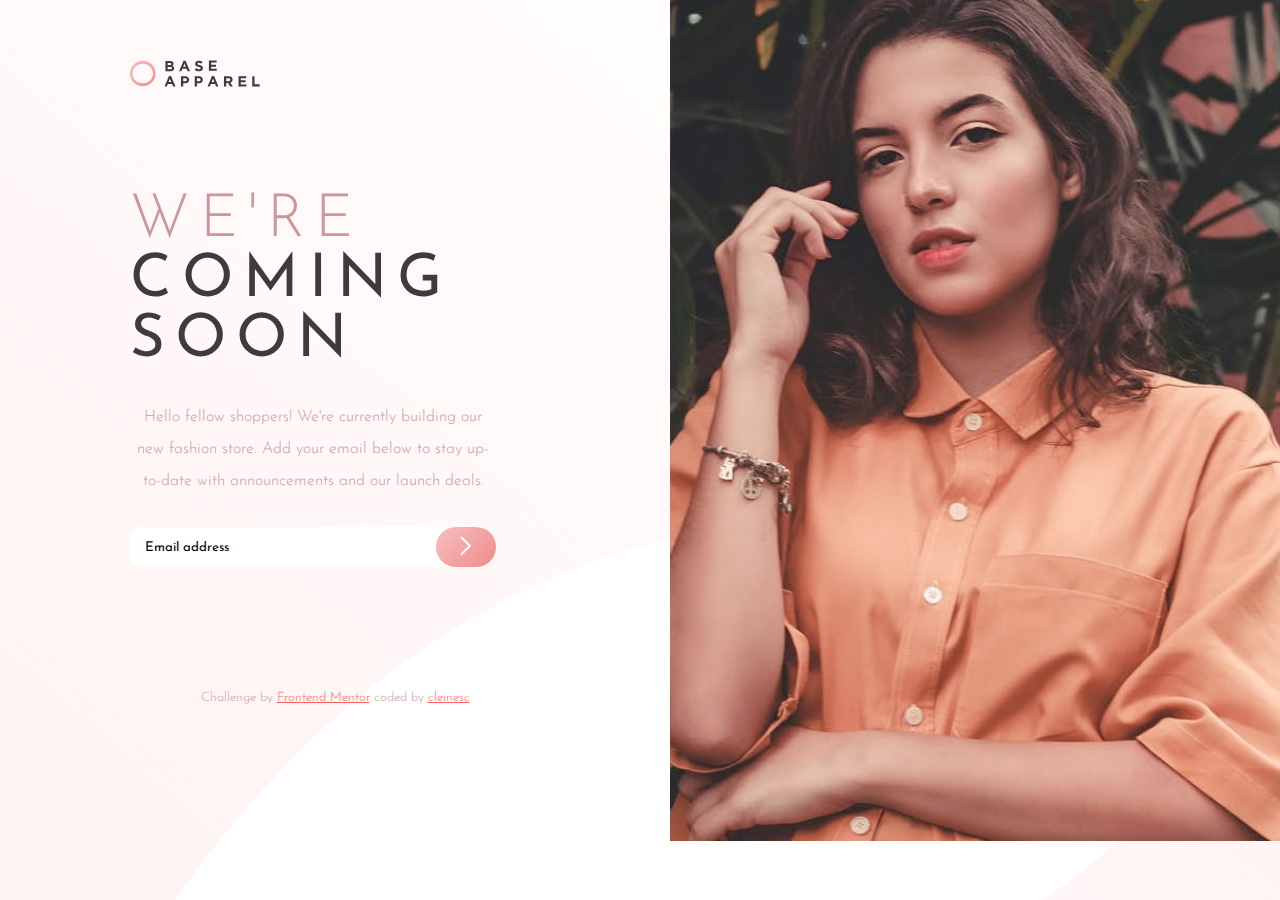
<file: fementor/coming-soon/index.html>
<!DOCTYPE html>
<html lang="en">
<head>
  <meta charset="UTF-8">
  <meta name="viewport" content="width=device-width, initial-scale=1.0"> <!-- displays site properly based on user's device -->

  <link rel="icon" type="image/png" sizes="32x32" href="./images/favicon-32x32.png">
  <link rel="preconnect" href="https://fonts.gstatic.com">
  <link href="https://fonts.googleapis.com/css2?family=Josefin+Sans:wght@300;400;600&display=swap" rel="stylesheet"> 
  <link rel="stylesheet" href="default.css">
  <title>Frontend Mentor | Base Apparel coming soon page</title>
</head>
<body>

  <header>
    <figure><img src="img/logo.svg"/></figure>
  </header>

  <main>
    <figure>
      <div class="main-picture"></div>
    </figure>

    <section class="container">
      <h1 class="headlines">We're<br><span class="hightlight">coming<br>soon</span></h1>

      <p class="welcome-text">Hello fellow shoppers! We're currently building our new fashion store. 
      Add your email below to stay up-to-date with announcements and our launch deals.</p>

      <form action="" method="get" class="contact-form">
        <div class="form-block email">
          <input type="email" name="email" id="email" value="Email address">
        </div>
        <div class="form-block submit">
          <button type="submit"><img src="img/icon-arrow.svg"/></button>
        </div>  
      </form>
    </section>
  </main>
  
  
  
  <footer>
    <p class="attribution">
      Challenge by <a href="https://www.frontendmentor.io?ref=challenge" target="_blank">Frontend Mentor</a> coded by <a href="#">cleinesc</a>
    </p>
  </footer>
</body>
</html>
</file>
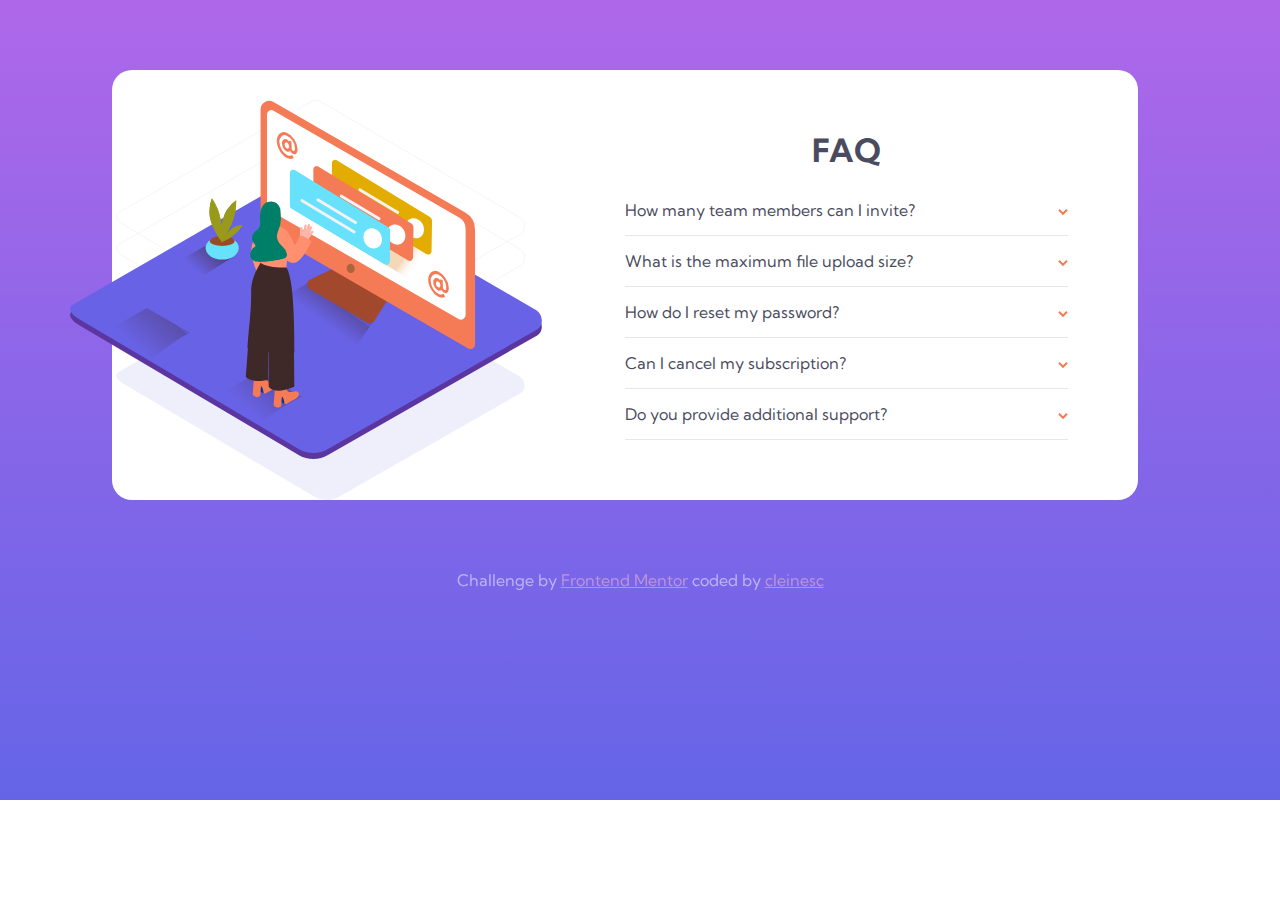
<file: fementor/faq-accordion-card/index.html>
<!DOCTYPE html>
<html lang="en">
<head>
  <meta charset="UTF-8">
  <meta name="viewport" content="width=device-width, initial-scale=1.0"> <!-- displays site properly based on user's device -->

  <link rel="icon" type="image/png" sizes="32x32" href="./images/favicon-32x32.png">
  <link rel="stylesheet" href="default.css">

  <link rel="preconnect" href="https://fonts.gstatic.com">
  <link href="https://fonts.googleapis.com/css2?family=Kumbh+Sans:wght@400;700&display=swap" rel="stylesheet"> 
  <script type="text/javascript" src="script.js"></script>

<title>Frontend Mentor | FAQ Accordion Card</title>

</head>
<body>

  <main>
    <figure>
      <div class="background">
        <div class="illustration"></div>
      </div>
     
    </figure>

    <section class="FAQ-container">

      <h1>FAQ</h1>
      <div onclick="toggle1()" class="QA">
        <div class="question-container">
          <p class="question">How many team members can I invite? </p>
          <img class="arrow" src="img/icon-arrow-down.svg"/>
        </div>
        <p class="reponse" id="reponse1">You can invite up to 2 additional users on the Free plan. There is no limit on 
        team members for the Premium plan.</p>
      </div>

      <div onclick="toggle2()" class="QA">
        <div class="question-container"><p class="question">What is the maximum file upload size? </p><img class="arrow" src="img/icon-arrow-down.svg"/></div>
      <p class="reponse" id="reponse2">No more than 2GB. All files in your account must fit your allotted storage space.</p>
    </div>
    
      
      <div onclick="toggle3()" class="QA">
        <div  class="question-container"><p class="question">How do I reset my password? </p><img class="arrow" src="img/icon-arrow-down.svg"/></div>
      <p class="reponse" id="reponse3">Click “Forgot password” from the login page or “Change password” from your profile page.
      A reset link will be emailed to you.</p>
    </div>
    
      <div onclick="toggle4()" class="QA">
        <div  class="question-container"><p class="question">Can I cancel my subscription? </p><img class="arrow" src="img/icon-arrow-down.svg"/></div>
      <p class="reponse" id="reponse4">Yes! Send us a message and we’ll process your request no questions asked.</p>
    </div>
    
      <div onclick="toggle5()" class="QA">
        <div  class="question-container"><p class="question">Do you provide additional support? </p><img class="arrow" src="img/icon-arrow-down.svg"/></div>
      <p class="reponse" id="reponse5">Chat and email support is available 24/7. Phone lines are open during normal business hours.</p>
    </div>
    </section>
  </main>
  <footer>
    <p class="attribution">
      Challenge by <a href="https://www.frontendmentor.io?ref=challenge" target="_blank">Frontend Mentor</a> coded by <a href="#">cleinesc</a>
    </p>
  </footer>
  
</body>
</html>
</file>
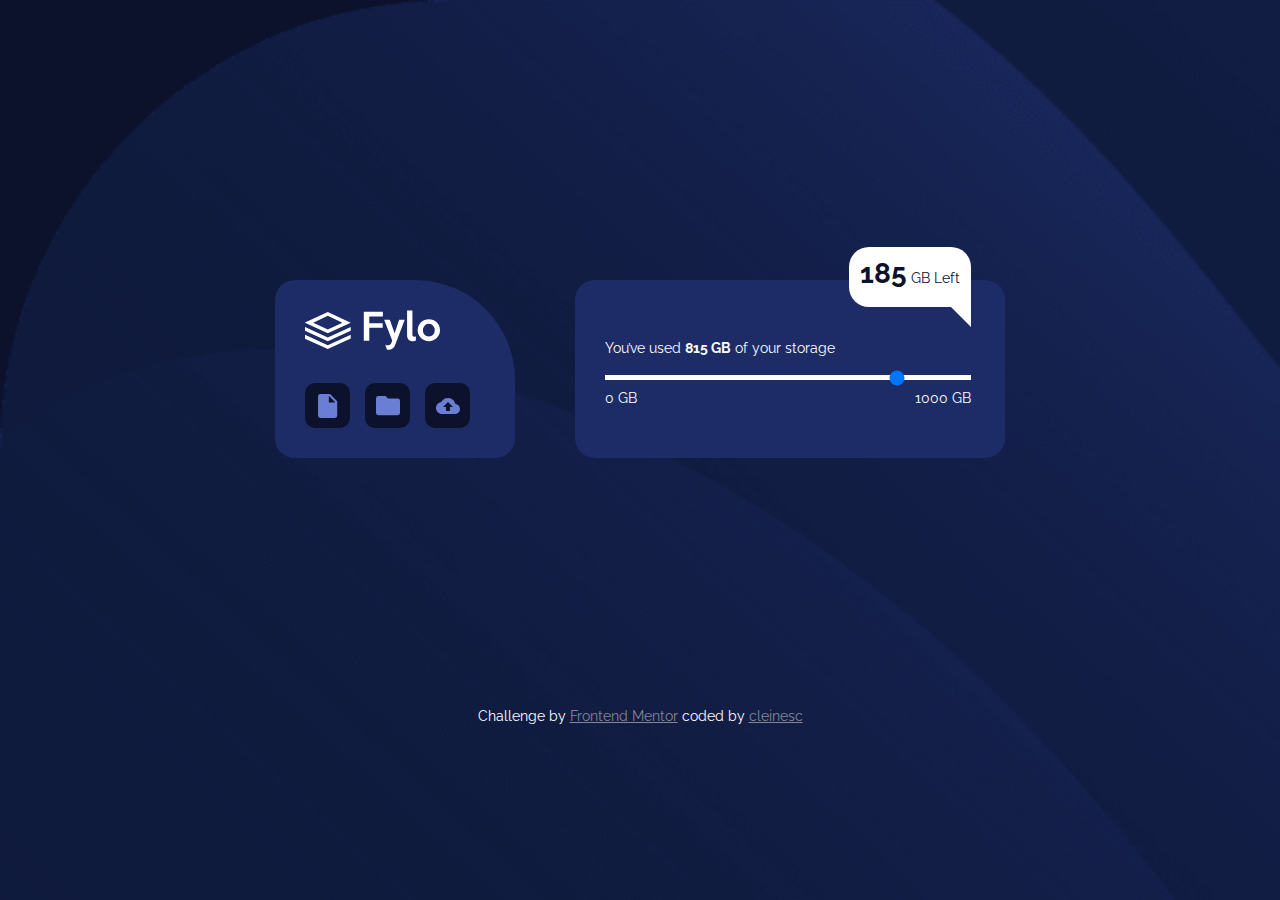
<file: fementor/fylo-data-storage/index.html>
<!DOCTYPE html>
<html lang="en">
<head>
  <meta charset="UTF-8">
  <meta name="viewport" content="width=device-width, initial-scale=1.0"> <!-- displays site properly based on user's device -->

  <link rel="icon" type="image/png" sizes="32x32" href="./images/favicon-32x32.png">
  <link rel="stylesheet" href="default.css">
  <link rel="preconnect" href="https://fonts.gstatic.com">
  <link href="https://fonts.googleapis.com/css2?family=Raleway:wght@400;700&display=swap" rel="stylesheet">   
  <title>Frontend Mentor | Fylo data storage component</title>


</head>
<body>
    <main>
      <section class="brand-container">
        <figure class="logo"><img src="img/logo.svg"></figure>
        <div class="options">
          <figure class="document"><img src="img/icon-document.svg"></figure>
          <figure class="folder"><img src="img/icon-folder.svg"></figure>
          <figure class="upload"><img src="img/icon-upload.svg"></figure>
        </div>

      </section>
      <section class="slider-container">
        <p>You’ve used <b>815 GB</b> of your storage</p>

        <p><span class="number">185</span> GB Left</p>
        
        
        <div class="slider">
          <input type="range" id="slider" class="gradient" name="slider" value="815" min="0" max="1000" step="15">
          <label class="label-min">0 GB</label>
          <label class="label-max">1000 GB</label>
        </div>

      </section>
  </main>
  <footer>
    <p class="attribution">
      Challenge by <a href="https://www.frontendmentor.io?ref=challenge" target="_blank">Frontend Mentor</a> coded by <a href="#">cleinesc</a>
    </p>
  </footer>
</body>
</html>
</file>
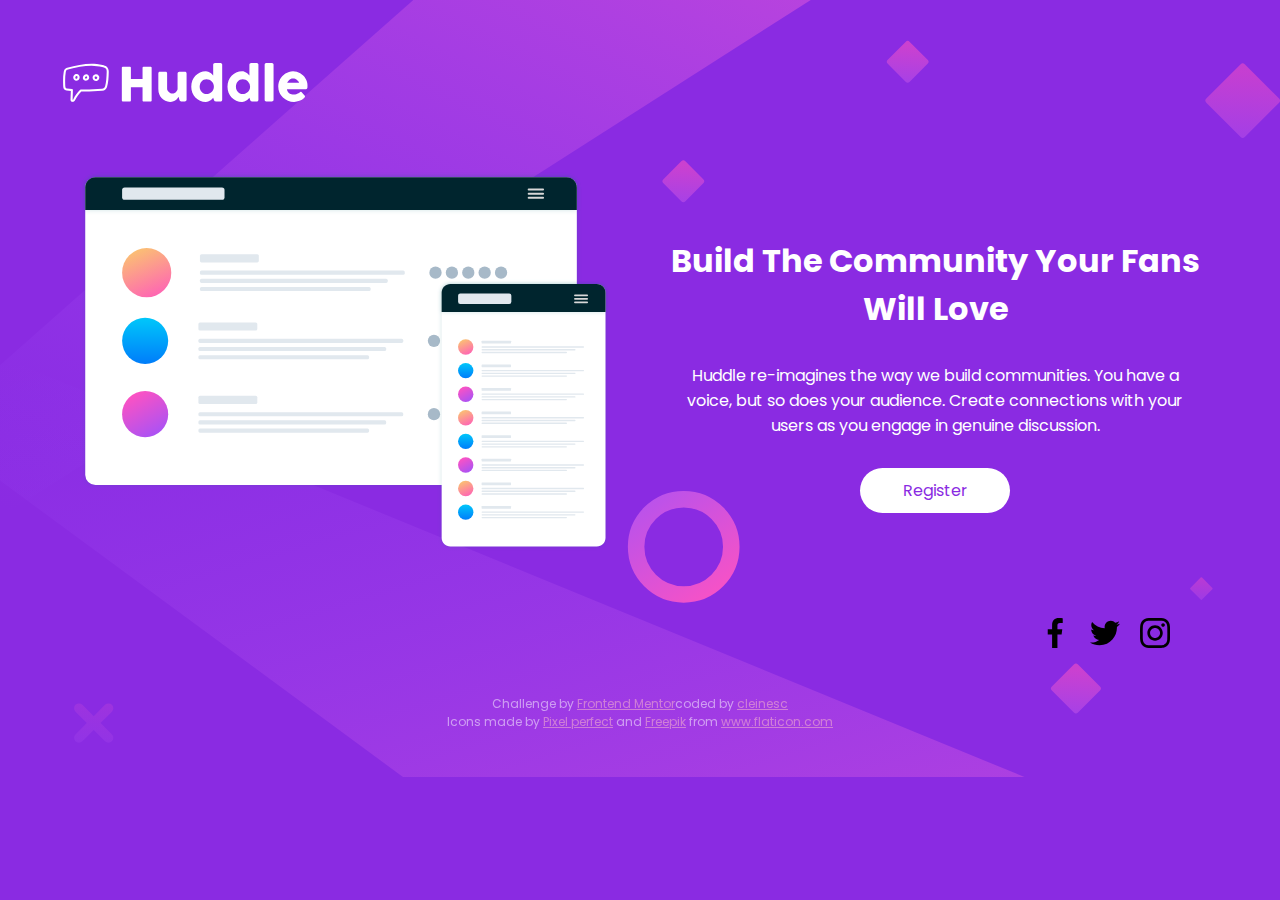
<file: fementor/landing-page/index.html>
<!DOCTYPE html>
<html lang="en">
<head>
    <meta charset="UTF-8">
    <meta name="viewport" content="width=device-width, initial-scale=1.0">
    <link rel="stylesheet" href="default.css">

    <link rel="preconnect" href="https://fonts.gstatic.com">
    <link href="https://fonts.googleapis.com/css2?family=Poppins&display=swap" rel="stylesheet"> 
    
    <title>Landing page - FEMentor 05</title>
</head>
<body>
    <header>
        <figure><img src="img/logo.svg"/></figure>
    </header>

    <main>
        <figure class="main-mockups">
            <img src="img/illustration-mockups.svg"/>
        </figure>
        <section class="main-content">
            <h1>Build The Community Your Fans Will Love</h1>
            <p>Huddle re-imagines the way we build communities. You have a voice, but so does your audience. Create connections with your users as you engage in genuine discussion.</p>
            <button>Register</button>
        </section>
    </main>

    <footer>
        <div class="social-networks-links">
            <a href=""><img class="logo" src="img/facebook.svg"/></a>
            <a href=""><img class="logo" src="img/twitter.svg"/></a>
            <a href=""><img class="logo" src="img/instagram.svg"/></a>
        </div>
        <div class="attributions">
            <p>Challenge by <a href="https://www.frontendmentor.io?ref=challenge" target="_blank">Frontend Mentor</a>coded by <a href="#">cleinesc</a></p>
            <p>Icons made by <a href="https://www.flaticon.com/authors/pixel-perfect" title="Pixel perfect">Pixel perfect</a> and <a href="https://www.freepik.com" title="Freepik">Freepik</a> from <a href="https://www.flaticon.com/" title="Flaticon">www.flaticon.com</a></p>
        </div>
    </footer>
    
</body>
</html>
</file>
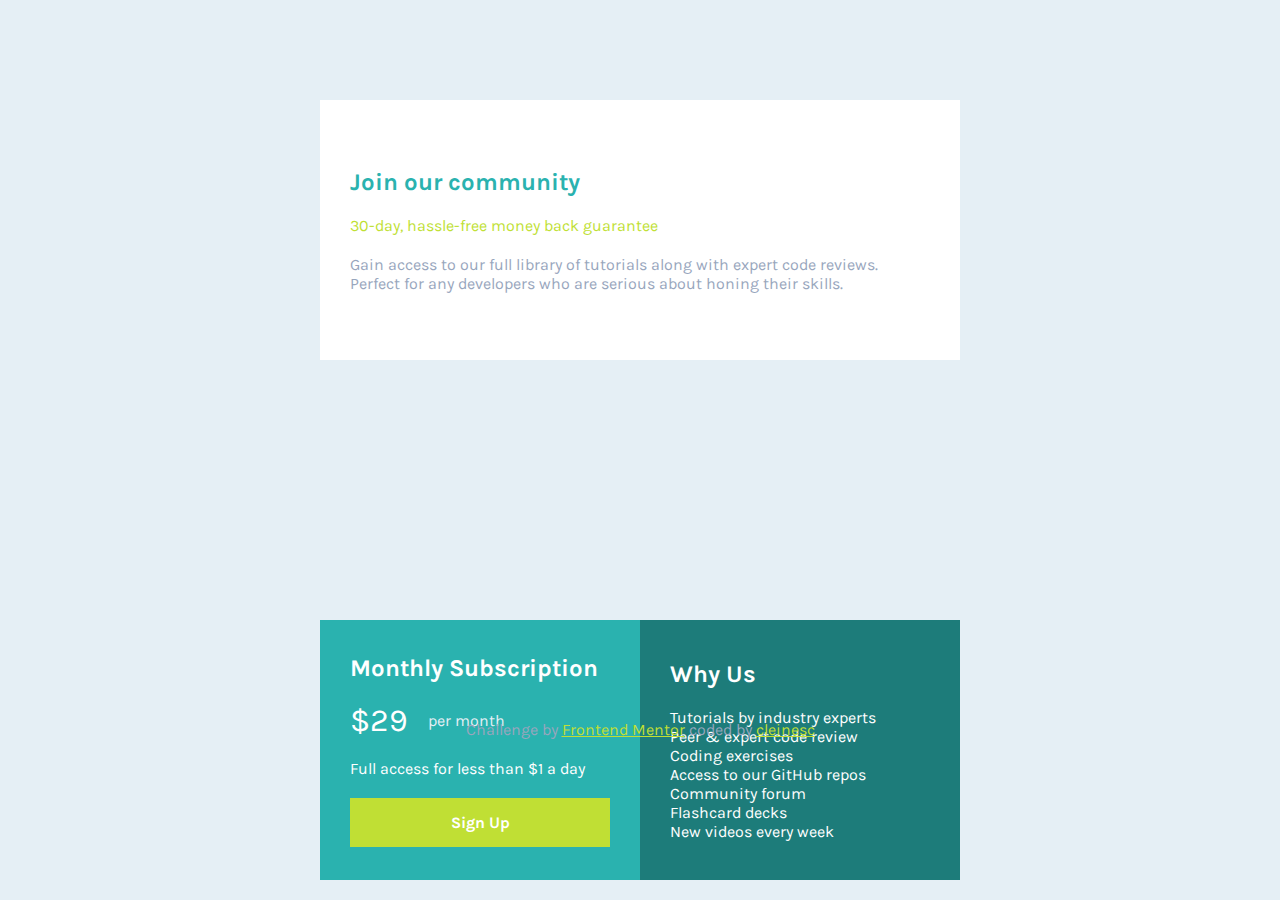
<file: fementor/single-price-grid/index.html>
<!DOCTYPE html>
<html lang="en">
<head>
  <meta charset="UTF-8">
  <meta name="viewport" content="width=device-width, initial-scale=1.0"> <!-- displays site properly based on user's device -->

  <link rel="icon" type="image/png" sizes="32x32" href="./images/favicon-32x32.png">
  <link rel="preconnect" href="https://fonts.gstatic.com">
  <link href="https://fonts.googleapis.com/css2?family=Karla:wght@400;700&display=swap" rel="stylesheet"> 
  <link rel="stylesheet" href="default.css">

  <title>Frontend Mentor | Single Price Grid Component</title>

</head>
<body>

  <main>
    <section class="join-container">
      <h3>Join our community</h3>

      <p>30-day, hassle-free money back guarantee</p>

      <p>Gain access to our full library of tutorials along with expert code reviews. 
      Perfect for any developers who are serious about honing their skills.</p>
    </section>
    
    
    <section class="price-container">
      <h3>Monthly Subscription</h3>

      <p><span class="price">&dollar;29</span> <span class="time">per month</span></p>

      <p>Full access for less than &dollar;1 a day</p>

      <button>Sign Up</button>
    </section>

    <section class="why-us-container">
      <h3>Why Us</h3>

      <ul>
        <li>Tutorials by industry experts</li>
        <li>Peer &amp; expert code review</li>
        <li>Coding exercises</li>
        <li>Access to our GitHub repos</li>
        <li>Community forum</li>
        <li>Flashcard decks</li>
        <li>New videos every week</li>
      </ul>
    </section>
  </main>
  
  <footer>
    <p class="attribution">
      Challenge by <a href="https://www.frontendmentor.io?ref=challenge" target="_blank">Frontend Mentor</a> coded by <a href="#">cleinesc</a>
    </p>
  </footer>
</body>
</html>
</file>
<file: fementor/coming-soon/default.css>
* {
    padding: 0;
    margin : 0;
    font-family : 'Josefin Sans', 'sans serif';
}


/*Mobile-first*/
html {
    min-height:100%;
}

body {
    background: linear-gradient(135deg, hsl(0, 0%, 100%),hsl(0, 100%, 98%));
    padding : 30px;
    color: hsl(0, 36%, 70%);
    font-size: 16px;
    font-weight: 300;
    min-height:100%;
}

header figure img {
    width : 130px;
}


main figure div.main-picture {
    background-image: url("img/hero-mobile.jpg");
    background-repeat: no-repeat;
    min-height: 150px;
    position: relative;
    left: -30px;
    width : 120%;
    background-size : cover;
    background-position: center;
    margin: 30px 0;
}

main h1.headlines {
    text-align: center;
    text-transform: uppercase;
    letter-spacing: 10px;
    font-weight: 300;
    font-size: 40px;
    margin-bottom: 30px;
}

main h1.headlines span.hightlight {
    color: hsl(0, 6%, 24%);
    font-weight: 400;
}

main p.welcome-text {
    line-height: 32px;
    text-align: center;
}

/*Form*/
main form.contact-form{
    max-width : 330px;
    margin : 30px auto;
}

main form.contact-form{
    display: flex;
}

main form.contact-form div.form-block.email{
    flex-grow: 2;
}

main form.contact-form div.form-block.email input {
    height : 40px;
    border-radius: 10px 20px 20px 10px;
    width: 220px;
    border:none;
    padding-left : 15px;
    padding-right : 60px;
    outline: none;

}

main form.contact-form div.form-block.email input:focus{
    outline :none;
    border:none;
}

main form.contact-form div.form-block.submit button{
    background: linear-gradient(135deg, hsl(0, 80%, 86%),hsl(0, 74%, 74%));
    border-radius : 20px;
    width: 60px;
    height : 40px;
    box-shadow: none;
    border:none;
    margin-left:-60px;
}


footer p.attribution {
    text-align: center;
    font-size: 13px;
    margin-top:60px;
}

footer p.attribution a{
    color:hsl(0, 93%, 68%);
}

@media screen and (min-width:420px){
    body {
        background-image: url("img/bg-pattern-desktop.svg");
        background-repeat: no-repeat;
        background-size: cover;
    }

    header figure{
        margin-left : 100px;
        margin-top: 30px;
    }

    main {
        display: flex;
        flex-direction: row-reverse;
        min-height: 650px;
        align-items: stretch;
    }

    main figure {
        min-height: 100%;
        width: 50%;
    }

    main figure div.main-picture {
        position: static;
        min-height: 130%;
        width: 100%;
        background-image: url("img/hero-desktop.jpg");
        margin : -95px 0 0 30px;
    }

    main section.container {
        width:30%;
        margin : 0 auto 0 100px;
        min-height: 100%;
    }

    main h1.headlines {
        text-align: left;
        font-size: 60px;
        margin-top: 100px;;
    }

    main section.container form.contact-form {
        margin : 30px 0;
        max-width: 100%;
    }

    main section.container form.contact-form div.form-block.email input {
        width: 100%;
        padding-right:0;
        border-radius : 10px 0 0 10px;
    }

    main section.container form.contact-form div.form-block.submit button {
        margin-left: 0;
    } 

    footer {
        width : 50%;
    }

    footer p.attribution {
        margin-top: -50px;
    }

}
</file>
<file: fementor/faq-accordion-card/default.css>
* {
    margin : 0;
    padding:0;
    font-family : 'Kumbh Sans', 'sans serif';
   
}

body{
    background: linear-gradient(hsl(273, 75%, 66%), hsl(240, 73%, 65%));
    background-repeat: no-repeat;
    background-size: cover;
    color: hsl(237, 12%, 33%);
    min-height : 800px;
}


main {padding : 20px;}

main figure {
    position: relative;
    z-index: 1;
    padding-top : 30px;
}

main section.FAQ-container h1 {
    text-align: center;
    margin : 30px auto;
}

main section.FAQ-container div.QA{
    border-bottom: 1px solid hsl(240, 5%, 91%);
    margin-bottom: 15px;
}

main section.FAQ-container div.QA p.question {
    margin-bottom: 15px;
}

main section.FAQ-container div.QA p.reponse {
    color:hsl(240, 6%, 50%);
    margin-bottom: 15px;
    display: none;
}

main section.FAQ-container div.QA div.question-container {
    display: flex;
    justify-content: space-between;
    align-items: baseline;
}


footer {
    text-align: center;
    color:white;
    opacity : 50%;
}

footer p.attribution {
    margin-bottom : 30px;
}

footer p.attribution a{
    color :pink;
}

@media screen and (max-width:1240px){
    main figure div.background{
        background-image:url('img/bg-pattern-mobile.svg');
        background-repeat:no-repeat;
        background-position: bottom;    
        height: 220px;
        margin: 0 auto;
        width:310px;
    }
    
    main figure div.background div.illustration{
        background-image: url('img/illustration-woman-online-mobile.svg');
        background-repeat: no-repeat;
        height: 200px;
        margin: 0 auto;
        width:310px;
    }
    
    main section.FAQ-container{
        padding : 30px;
        background-color: white;
        border-radius : 20px;
        position: relative;
        top: -100px;
        z-index:0;
        padding-top: 90px;
    }
}

@media screen and (min-width:1240px){
    main {
        display: grid;
        grid-template-columns: 30% 90%;
        padding : 70px;
    }

    main figure div.background{
        background-image:url('img/bg-pattern-desktop.svg');
        background-repeat:no-repeat;
        background-position: bottom;
        height: 400px;
        margin: 0 auto;
        width:500px;
        background-size: contain;
    }
    
    main figure div.background div.illustration{
        background-image: url('img/illustration-woman-online-desktop.svg');
        background-repeat: no-repeat;
        height: 400px;
        margin: 0 auto;
        width:500px;
    }

    main section.FAQ-container{
        padding : 30px;
        background-color: white;
        border-radius : 20px;
        padding-left: 50%;
        position :relative;
        left : -300px;
    }

    main figure {
        display: flex;
        flex-flow: column;
        justify-content: center;
    }
    
    main section.FAQ-container h1 {
        margin-right:40px;
    }
    
    main section.FAQ-container div.QA{
        margin-right: 40px;
    }
}
</file>
<file: fementor/fylo-data-storage/default.css>
* {
    padding : 0;
    margin: 0;
    font-family: 'Raleway', sans-serif;
}

html, body{
    min-height: 100%;
    font-size: 14px;
    font-weight: 400;
    color : white;
}

footer {
    text-align: center;
    color : white;
    margin-top: 60px;
}

footer p.attribution a{
    color:hsl(229, 7%, 55%);
}

/*Mobile-first*/
body {
    background-image: url("img/bg-mobile.png");
    background-repeat: no-repeat;
    background-size: cover;
    padding : 30px;

}

main section {
    padding : 30px;
    background-color:hsl(228, 56%, 26%) ;
    margin-bottom: 30px;
    border-radius : 20px;
}

main section.brand-container {
    border-radius : 20px 100px 20px 20px;
}

main section.brand-container div.options{
    display: flex;
    flex-flow: row wrap;
    justify-content: flex-start;
    align-items: center;
}

main section.brand-container div.options figure {
    padding: 5px;
    background-color: hsl(229, 57%, 11%);
    width : 35px;
    height: 35px;
    margin-right : 15px;
    border-radius: 10px;
    display: flex;
    justify-content: center;
    align-items: center;
    margin-top : 30px;
}

main section.slider-container {
    display: grid;
    grid-template-columns: 50px auto 50px;
    grid-template-rows: 25px 0px 0px;
}

main section.slider-container p:first-of-type{
    text-align: center;
    grid-column: span 3;
}

main section.slider-container p:last-of-type{
    background-color:white;
    border-radius:20px;
    color: hsl(229, 57%, 11%);
    text-align: center;
    padding : 10px;
    grid-row : start 4;
    grid-column-start : 2;
    position: relative;
    bottom:-50px;
}

main section.slider-container p:last-of-type span.number{
    font-size: 28px;
    font-weight: 700;
}

main section.slider-container div.slider{
    grid-column: span 3;
    display: grid;
    grid-template-columns: 50% 50%;
    grid-template-rows: 25px 25px;
}

main section.slider-container div.slider input#slider{
    grid-column: span 2;
    margin: 10px 0;
    -webkit-appearance: none;
}

main section.slider-container div.slider input#slider::-moz-range-track {
    
    border: 4px solid transparent;
    border-radius: 50px;
    width: 100%;
    background: hsl(229, 57%, 11%);
}

main section.slider-container div.slider input#slider.gradient::-moz-range-progress{
    background:linear-gradient(90deg, hsl(6, 100%, 80%) 20%, hsl(335, 100%, 65%) 80%); 
    height: 10px;
    border-radius: 50px;;
}


main section.slider-container div.slider input#slider::-moz-range-thumb {
    height:10px;
    width: 10px;
    background :white;
    border:none;
    border-radius:100%;
}




main section.slider-container div.slider label.label-max{
    text-align:right;
}

@media screen and (min-width:450px) {
    body{
        background-image: url("img/bg-desktop.png");
        background-color: hsl(229, 57%, 11%);
    }
    
    main {
        display : flex;
        flex-flow: row wrap;
        justify-content: center;
        max-width: 790px;
        margin: 150px auto;
    }

    main section{
        margin: 100px 30px; 
    }

    main section.slider-container{
        flex-grow: 2;
        grid-template-columns : 33% 33% 33%;
        padding-top:60px;
    }

    main section.slider-container p:first-of-type{
        text-align:left;
    }


    main section.slider-container p:last-of-type{
        grid-row : start 1;
        grid-column-start : 3;
        top:-120px;
        height:40px;
        max-width: 140px;;
    }

    main section.slider-container p:last-of-type::after{
        border-right: 20px white solid;
        border-bottom : 20px transparent solid;
        border-top: 20px transparent solid;
        border-left:20px transparent solid;
        position: absolute;
        content:'';
        top:40px;
        right : 0;
    }
}
</file>
<file: fementor/landing-page/default.css>
* {
    margin : 0;
    padding:0;
    font-family : 'Poppins', 'sans serif';
}

/*Mobile-first design*/
body {
    background-image: url('img/bg-mobile.svg');
    background-repeat: no-repeat;
    background-size: cover;
    background-color: blueviolet;
}

header {
    padding-left :50px;
    padding-right:50px;
    padding-top:50px;
}

header figure img {
    max-width : 50%;
}


main{
    padding : 50px;
}

main figure.main-mockups img {
    max-width: 100%;
}

main section.main-content {
    color : white;
    text-align: center;
    margin-top: 50px;
}

main section.main-content h1 {
    margin-bottom: 30px
}

main section.main-content button{
    border-radius: 30px;
    border:none;
    background-color: white;
    padding : 10px;
    margin : 30px auto;
    font-size:16px;
    width : 150px;
    color: blueviolet;
}

main section.main-content button:active {
    background-color: blueviolet;
    color:white;
}

footer {
    margin-bottom:20px;
}

footer div.social-networks-links {
    display: flex;
    justify-content: center;
    margin-bottom: 30px;
}

footer div.social-networks-links a img.logo {
    width : 30px;
    padding: 10px;
}

footer div.attributions{
    font-size: 12px;
    color : white;
    opacity : 50%;
    text-align: center;
}

footer div.attributions a{
    color:pink;
}

/*Desktop design*/
@media screen and (min-width:600px){
    body {
        background-image: url('img/bg-desktop.svg');
        background-repeat: no-repeat;
        background-size: cover;
    }

    main {
        display: flex;
        justify-content: space-around;
    }

    main figure.main-mockups,
    main section.main-content {
        max-width:45%;
    }

    main section.main-content {
        display: flex;
        flex-flow: column wrap;
        justify-content: center;
    }

    footer div.social-networks-links {
        display: flex;
        justify-content: flex-end;
        padding : 0 100px;
    }
}
</file>
<file: fementor/single-price-grid/default.css>
* {
    padding: 0;
    margin:0;
    font-family: 'Karla', sans-serif;
    font-weight: 400;
}

html, body {
    min-height : 100%;
    font-size : 16px;
}

footer {
    color : hsl(218, 22%, 67%);
    text-align: center;
}

footer p.attribution a{
    color :hsl(71, 73%, 54%);
}

/*Mobile-first*/
main section {
    padding:30px;
    height: 200px;
    display: flex;
    flex-flow:column wrap;
    justify-content: center;
}

main section h3 {
    margin-bottom: 20px;
    font-weight: 700;
    font-size: 24px;
}

main section.join-container h3{
    color: hsl(179, 62%, 43%);
}

main section.join-container p:first-of-type{
    color: hsl(71, 73%, 54%);
    margin-bottom:20px;
}

main section.join-container p:last-of-type{
    color: hsl(218, 22%, 67%);
}

main section.price-container {
    background-color: hsl(179, 62%, 43%);
    color: white;
}

main section.price-container p:first-of-type{
    margin-bottom: 20px;
    display: flex;
    flex-flow: row wrap;
    align-items: center;
}

main section.price-container p:first-of-type span.price {
    font-size: 32px;
}

main section.price-container p:first-of-type span.time {
    color : hsl(204, 43%, 93%);
    padding-left: 20px;
}

main section.price-container button {
    background-color: hsl(71, 73%, 54%);
    border :none;
    box-shadow: none;
    color: white;
    font-weight: 700;
    text-align: center;
    padding : 15px 0;
    width:100%;
    font-size:16px;
    margin-top: 20px;
}

main section.why-us-container{
    background-color: hsl(179, 62%, 30%);
    color: white;
}

main section.why-us-container ul li {
    list-style: none;
}

@media screen and (min-width:420px){
    body {
        background-color: hsl(204, 43%, 93%);
    }
    
    main {
        display : grid;
        grid-template-columns: 50% 50%;
        grid-template-rows: 100% 100%;
        width: 50%;
        margin : 100px auto;
    }

    main section.join-container{
        grid-column: span 2;
    }

    main section.join-container {
        background-color: white;
    }
}

@media screen and (min-width:420px) and (max-width:801px){
    main {
        width:90%;
    }
}
</file>
